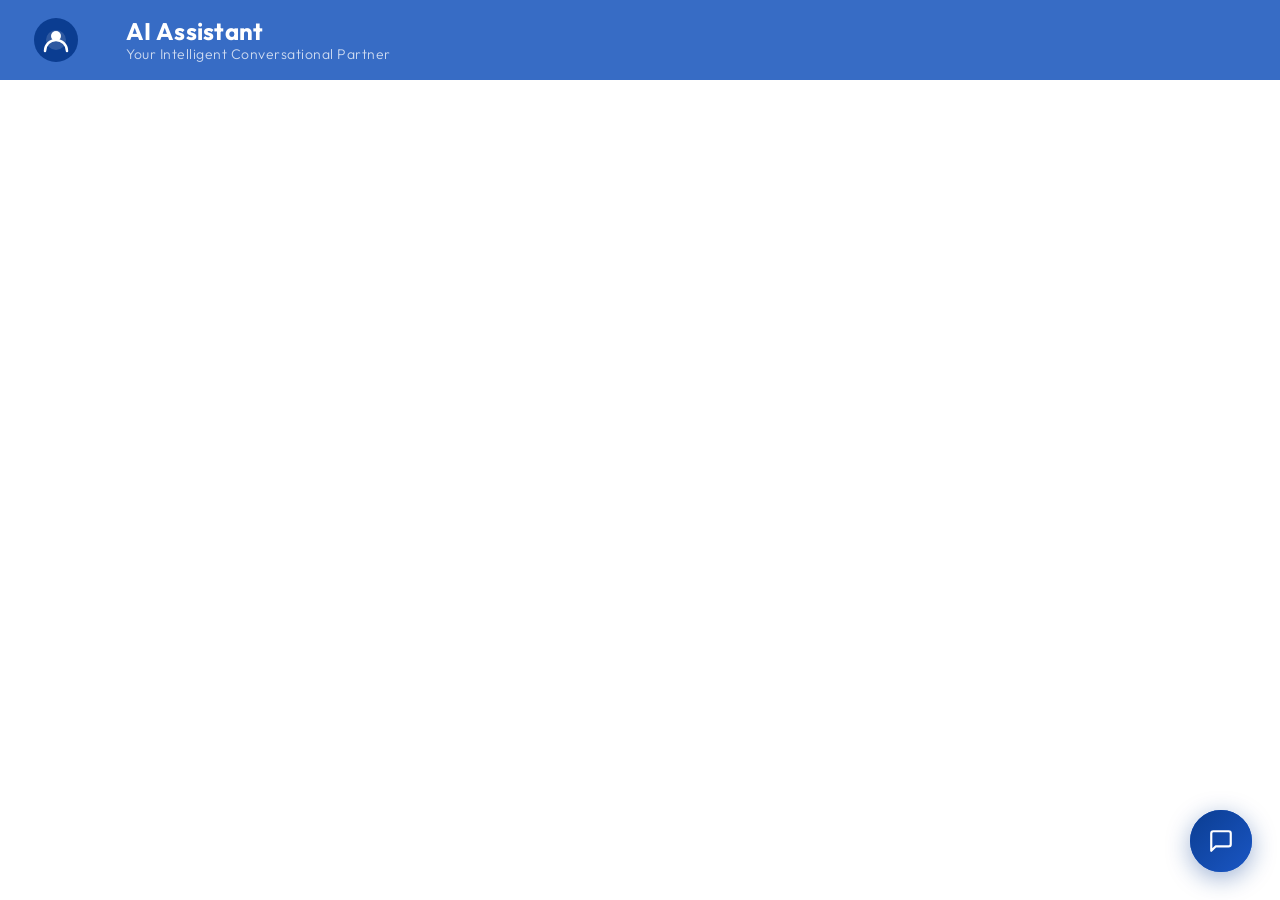
<file: index.html>
<!DOCTYPE html>
<html lang="en">
<head>
<meta charset="UTF-8">
<meta name="viewport" content="width=device-width, initial-scale=1.0">
<title>AI Assistant</title>
<link rel="stylesheet" href="style.css">
<link href="https://fonts.googleapis.com/css2?family=Outfit:wght@300;400;500;600;700&family=JetBrains+Mono:wght@400;500&display=swap" rel="stylesheet">
</head>
<body>
<!-- Demo page background content -->
<div class="page-bg">
  <div class="page-header">
    <div class="image-area">
      <div class="image-container">
        <div class="default-logo-icon">
          <svg viewBox="0 0 48 48" fill="none" xmlns="http://www.w3.org/2000/svg">
            <circle cx="24" cy="24" r="22" fill="#0b3d91"/>
            <path d="M14 24a10 10 0 1 1 20 0 10 10 0 0 1-20 0z" fill="rgba(255,255,255,0.15)"/>
            <circle cx="24" cy="20" r="5" fill="white"/>
            <path d="M13 35c0-6.075 4.925-11 11-11s11 4.925 11 11" stroke="white" stroke-width="2.5" stroke-linecap="round"/>
          </svg>
        </div>
      </div>
      <div>
        <div class="site-title">AI Assistant</div>
        <div class="site-sub">Your Intelligent Conversational Partner</div>
      </div>
    </div>
  </div>
  <div class="page-hero"></div>
</div>
<!-- Chatbot Toggle Button -->
<div class="chat-icon" id="chatToggle" onclick="toggleChat()" title="Chat with AI Assistant">
  <div class="chat-icon-inner">
    <svg class="icon-chat" viewBox="0 0 24 24" fill="none" xmlns="http://www.w3.org/2000/svg">
      <path d="M21 15a2 2 0 0 1-2 2H7l-4 4V5a2 2 0 0 1 2-2h14a2 2 0 0 1 2 2z" stroke="currentColor" stroke-width="2" stroke-linecap="round" stroke-linejoin="round"/>
    </svg>
    <svg class="icon-close hidden" viewBox="0 0 24 24" fill="none" xmlns="http://www.w3.org/2000/svg">
      <line x1="18" y1="6" x2="6" y2="18" stroke="currentColor" stroke-width="2.5" stroke-linecap="round"/>
      <line x1="6" y1="6" x2="18" y2="18" stroke="currentColor" stroke-width="2.5" stroke-linecap="round"/>
    </svg>
  </div>
  <div class="pulse-ring"></div>
</div>

<!-- Chatbot Window -->
<div class="chat-container" id="chatbox">

  <!-- Header -->
  <div class="chat-header">
    <div class="header-left">
      <div class="avatar">
        <span>A</span>
        <div class="status-dot"></div>
      </div>
      <div class="header-info">
        <div class="header-name">AI Assistant</div>
        <div class="header-status">
          <span class="status-indicator"></span>
          Online · Ready to help
        </div>
      </div>
    </div>
    <div class="header-actions">

      <!-- Expand Button -->
      <button class="header-btn" onclick="toggleExpand()" id="expandBtn" title="Expand">
        <svg id="expandIcon" viewBox="0 0 24 24" fill="none" stroke="currentColor" stroke-width="2" stroke-linecap="round">
          <polyline points="15 3 21 3 21 9"></polyline>
          <polyline points="9 21 3 21 3 15"></polyline>
          <line x1="21" y1="3" x2="14" y2="10"></line>
          <line x1="3" y1="21" x2="10" y2="14"></line>
        </svg>
        <svg id="collapseIcon" viewBox="0 0 24 24" fill="none" stroke="currentColor" stroke-width="2" stroke-linecap="round" style="display:none;">
          <polyline points="4 14 10 14 10 20"></polyline>
          <polyline points="20 10 14 10 14 4"></polyline>
          <line x1="10" y1="14" x2="3" y2="21"></line>
          <line x1="21" y1="3" x2="14" y2="10"></line>
        </svg>
      </button>

      <!-- Three-Dot Menu Button -->
      <div class="menu-wrapper" id="menuWrapper">
        <button class="header-btn" onclick="toggleMenu()" id="menuBtn" title="More options">
          <svg viewBox="0 0 24 24" fill="currentColor" stroke="none">
            <circle cx="12" cy="5" r="1.5"/>
            <circle cx="12" cy="12" r="1.5"/>
            <circle cx="12" cy="19" r="1.5"/>
          </svg>
        </button>
      </div>

      <!-- Close Button -->
      <button class="header-btn close-btn" onclick="toggleChat()" title="Close">
        <svg viewBox="0 0 24 24" fill="none" stroke="currentColor" stroke-width="2.5" stroke-linecap="round">
          <line x1="18" y1="6" x2="6" y2="18"/>
          <line x1="6" y1="6" x2="18" y2="18"/>
        </svg>
      </button>

    </div>
  </div>

  <!-- Tab Navigation -->
  <div class="chat-tabs" id="chatTabs">
    <button class="tab-btn active" id="tab-chat" onclick="switchTab('chat')"> Chat</button>
    <button class="tab-btn" id="tab-recommend" onclick="switchTab('recommend')">Recommendation System</button>
  </div>


  <!-- Quick Topics -->
  <div class="quick-topics" id="quickTopics">
    <div class="topics-label">Quick Topics</div>
    <div class="topics-scroll">
      <button class="topic-chip" onclick="sendQuick('What topics can you help me with?')"> All Topics</button>
      <button class="topic-chip" onclick="sendQuick('What are the best free online learning platforms?')"> Free Learning</button>
      <button class="topic-chip" onclick="sendQuick('How do I start learning programming?')"> Programming</button>
      <button class="topic-chip" onclick="sendQuick('What is Artificial Intelligence and how do I learn it?')"> AI & ML</button>
      <button class="topic-chip" onclick="sendQuick('How to build a career in Data Science?')"> Data Science</button>
      <button class="topic-chip" onclick="sendQuick('What is Cloud Computing and how to get started?')"> Cloud</button>
      <button class="topic-chip" onclick="sendQuick('How do I improve my cyber security skills?')"> Cyber Security</button>
      <button class="topic-chip" onclick="sendQuick('What is Web Development and where to start?')"> Web Dev</button>
      <button class="topic-chip" onclick="sendQuick('How to prepare for technical job interviews?')"> Job Tips</button>
      <button class="topic-chip" onclick="sendQuick('What are the best certifications for IT professionals?')"> Certifications</button>
      <button class="topic-chip" onclick="sendQuick('How to start freelancing as a developer?')"> Freelancing</button>
      <button class="topic-chip" onclick="sendQuick('Explain Python programming for beginners')"> Python</button>
      <button class="topic-chip" onclick="sendQuick('What are the latest trends in technology?')"> Tech Trends</button>
    </div>
  </div>

  <!-- Chat Body -->
  <div class="chat-body" id="chatBody">
    <div class="welcome-message">
      <div class="welcome-avatar">🤖</div>
      <div class="welcome-text">
        <strong>Hello! I'm your AI Assistant.</strong>
        <p>I can help you with technology, education, career guidance, programming, general knowledge, and much more. Ask me anything!</p>
      </div>
    </div>
  </div>

  <!-- Typing Indicator -->
  <div class="typing-indicator hidden" id="typingIndicator">
    <div class="typing-avatar">A</div>
    <div class="typing-dots">
      <span></span><span></span><span></span>
    </div>
    <div class="typing-text">Thinking...</div>
  </div>

  <!-- Chat Footer -->
  <div class="chat-footer" id="chatFooter">
    <div class="input-wrapper">
      <input type="text" id="userInput" placeholder="Ask me anything..." autocomplete="off" onkeydown="handleKey(event)">

      <!-- Mic Button -->
      <button class="mic-btn" id="micBtn" onclick="toggleVoice()" title="Speak your question">
        <svg id="micIcon" viewBox="0 0 24 24" fill="none" xmlns="http://www.w3.org/2000/svg">
          <rect x="9" y="2" width="6" height="11" rx="3" stroke="currentColor" stroke-width="2" stroke-linecap="round"/>
          <path d="M5 10a7 7 0 0 0 14 0" stroke="currentColor" stroke-width="2" stroke-linecap="round"/>
          <line x1="12" y1="17" x2="12" y2="21" stroke="currentColor" stroke-width="2" stroke-linecap="round"/>
          <line x1="9" y1="21" x2="15" y2="21" stroke="currentColor" stroke-width="2" stroke-linecap="round"/>
        </svg>
        <!-- Listening pulse rings (hidden by default) -->
        <span class="mic-pulse" id="micPulse"></span>
      </button>

      <button class="send-btn" id="sendBtn" onclick="sendMessage()">
        <svg viewBox="0 0 24 24" fill="none" xmlns="http://www.w3.org/2000/svg">
          <line x1="22" y1="2" x2="11" y2="13" stroke="currentColor" stroke-width="2.5" stroke-linecap="round"/>
          <polygon points="22 2 15 22 11 13 2 9 22 2" stroke="currentColor" stroke-width="2.5" stroke-linecap="round" stroke-linejoin="round" fill="none"/>
        </svg>
      </button>
    </div>
    <!-- Live transcript shown while speaking -->
    <div class="voice-transcript hidden" id="voiceTranscript">
      <span class="transcript-dot"></span>
      <span id="transcriptText">Listening…</span>
    </div>
    <div class="footer-note">Powered by AI Assistant</div>
  </div>

  <!-- Recommend Tab Content -->
  <div class="recommend-screen hidden" id="recommendScreen">
    <div class="recommend-screen-body">
      <div class="recommend-intro">
        <div class="recommend-intro-title">Learning Path Recommendation</div>
        <div class="recommend-intro-sub">Fill in your details and we'll suggest the best learning paths for you</div>
      </div>
      <div class="form-group">
        <label>Your Highest Qualification</label>
        <select id="rec_qualification">
          <option value="">-- Select --</option>
          <option value="No formal qualification needed">No formal qualification</option>
          <option value="School (up to 10th)">School (up to 10th)</option>
          <option value="High School (12th)">High School (12th)</option>
          <option value="ITI Certificate">ITI Certificate</option>
          <option value="Diploma">Diploma</option>
          <option value="Graduate (Any Stream)">Graduate (Any Stream)</option>
          <option value="Graduate (CS/IT)">Graduate (CS/IT)</option>
          <option value="Post Graduate">Post Graduate</option>
        </select>
      </div>
      <div class="form-group">
        <label>Your Area of Interest</label>
        <select id="rec_interest">
          <option value="">-- Select --</option>
          <option value="Web Development">Web Development</option>
          <option value="Artificial Intelligence and Machine Learning">AI & Machine Learning</option>
          <option value="Data Science and Analytics">Data Science & Analytics</option>
          <option value="Cyber Security">Cyber Security</option>
          <option value="Cloud Computing">Cloud Computing</option>
          <option value="Embedded Systems and IoT">Embedded Systems & IoT</option>
          <option value="Database and SQL">Database & SQL</option>
          <option value="Basic Computer Skills">Basic Computer Skills</option>
          <option value="Chip Design and VLSI">Chip Design & VLSI</option>
          <option value="Python Programming">Python Programming</option>
          <option value="Digital Marketing">Digital Marketing</option>
          <option value="Graphic Design">Graphic Design</option>
        </select>
      </div>
      <div class="form-group">
        <label>Your Current Skill Level</label>
        <select id="rec_skill">
          <option value="">-- Select --</option>
          <option value="Complete Beginner (No prior knowledge)">Complete Beginner</option>
          <option value="Basic (Some computer knowledge)">Basic</option>
          <option value="Intermediate (Working knowledge)">Intermediate</option>
          <option value="Advanced (Professional level)">Advanced</option>
        </select>
      </div>
      <div class="form-group">
        <label>Your Career Goal</label>
        <select id="rec_goal">
          <option value="">-- Select --</option>
          <option value="Get a Job">Get a Job</option>
          <option value="Upgrade Skills for Current Job">Upgrade Skills</option>
          <option value="Start a Business">Start a Business</option>
          <option value="Higher Education">Higher Education</option>
          <option value="Learn Something New">Learn Something New</option>
        </select>
      </div>
      <button class="recommend-submit-btn" onclick="submitRecommendation()">
        Get My Recommendations
      </button>
    </div>
  </div>

  <!-- In-Chatbot History Panel -->
  <div class="history-panel hidden" id="historyPanel">
    <div class="history-panel-header">
      <button class="history-back-btn" onclick="closeHistoryPanel()" title="Back to chat">
        <svg viewBox="0 0 24 24" fill="none" stroke="currentColor" stroke-width="2.5" stroke-linecap="round"><polyline points="15 18 9 12 15 6"/></svg>
      </button>
      <span class="history-panel-title">Chat History</span>
      <button class="history-clear-btn" onclick="clearAllHistory()" title="Clear all history">
        <svg viewBox="0 0 24 24" fill="none" stroke="currentColor" stroke-width="2" stroke-linecap="round"><polyline points="3 6 5 6 21 6"/><path d="M19 6l-1 14H6L5 6"/><path d="M10 11v6M14 11v6"/></svg>
      </button>
    </div>
    <div class="history-panel-body" id="historyPanelBody">
      <!-- Sessions rendered here by JS -->
    </div>
  </div>

</div><!-- end chat-container -->



<!-- Feedback Modal -->
<div class="modal-overlay hidden" id="feedbackModal">
  <div class="modal-box">
    <div class="modal-header">
      <span class="modal-title"> Provide Feedback</span>
      <button class="modal-close" onclick="closeFeedbackModal()">✕</button>
    </div>
    <div class="modal-body">
      <p style="margin-bottom:12px;color:var(--text-secondary,#555);font-size:0.9rem;">How was your experience with AI Assistant?</p>
      <div class="feedback-stars" id="feedbackStars">
        <span class="star" data-val="1" onclick="setRating(1)">★</span>
        <span class="star" data-val="2" onclick="setRating(2)">★</span>
        <span class="star" data-val="3" onclick="setRating(3)">★</span>
        <span class="star" data-val="4" onclick="setRating(4)">★</span>
        <span class="star" data-val="5" onclick="setRating(5)">★</span>
      </div>
      <textarea id="feedbackText" placeholder="Share your comments or suggestions..." rows="4"></textarea>
    </div>
    <div class="modal-footer">
      <button class="modal-btn primary" onclick="submitFeedback()">Submit Feedback</button>
      <button class="modal-btn" onclick="closeFeedbackModal()">Cancel</button>
    </div>
  </div>
</div>

<!-- Floating dropdown menu — outside chat-container so it's never clipped -->
<div class="menu-dropdown hidden" id="menuDropdown">
  <button class="menu-item" onclick="viewChatHistory()">
    <svg viewBox="0 0 24 24" fill="none" stroke="currentColor" stroke-width="2" stroke-linecap="round" stroke-linejoin="round"><path d="M4 19.5A2.5 2.5 0 0 1 6.5 17H20"/><path d="M6.5 2H20v20H6.5A2.5 2.5 0 0 1 4 19.5v-15A2.5 2.5 0 0 1 6.5 2z"/></svg>
    View Chat History
  </button>
  <button class="menu-item" onclick="openFeedback()">
    <svg viewBox="0 0 24 24" fill="none" stroke="currentColor" stroke-width="2" stroke-linecap="round" stroke-linejoin="round"><path d="M21 15a2 2 0 0 1-2 2H7l-4 4V5a2 2 0 0 1 2-2h14a2 2 0 0 1 2 2z"/></svg>
    Provide Feedback
  </button>
  <div class="menu-divider"></div>
  <button class="menu-item danger" onclick="clearChatConfirm()">
    <svg viewBox="0 0 24 24" fill="none" stroke="currentColor" stroke-width="2" stroke-linecap="round" stroke-linejoin="round"><polyline points="3 6 5 6 21 6"/><path d="M19 6l-1 14H6L5 6"/><path d="M10 11v6M14 11v6"/></svg>
    Clear Chat
  </button>
</div>

<script src="script.js"></script>
</body>
</html>
</file>
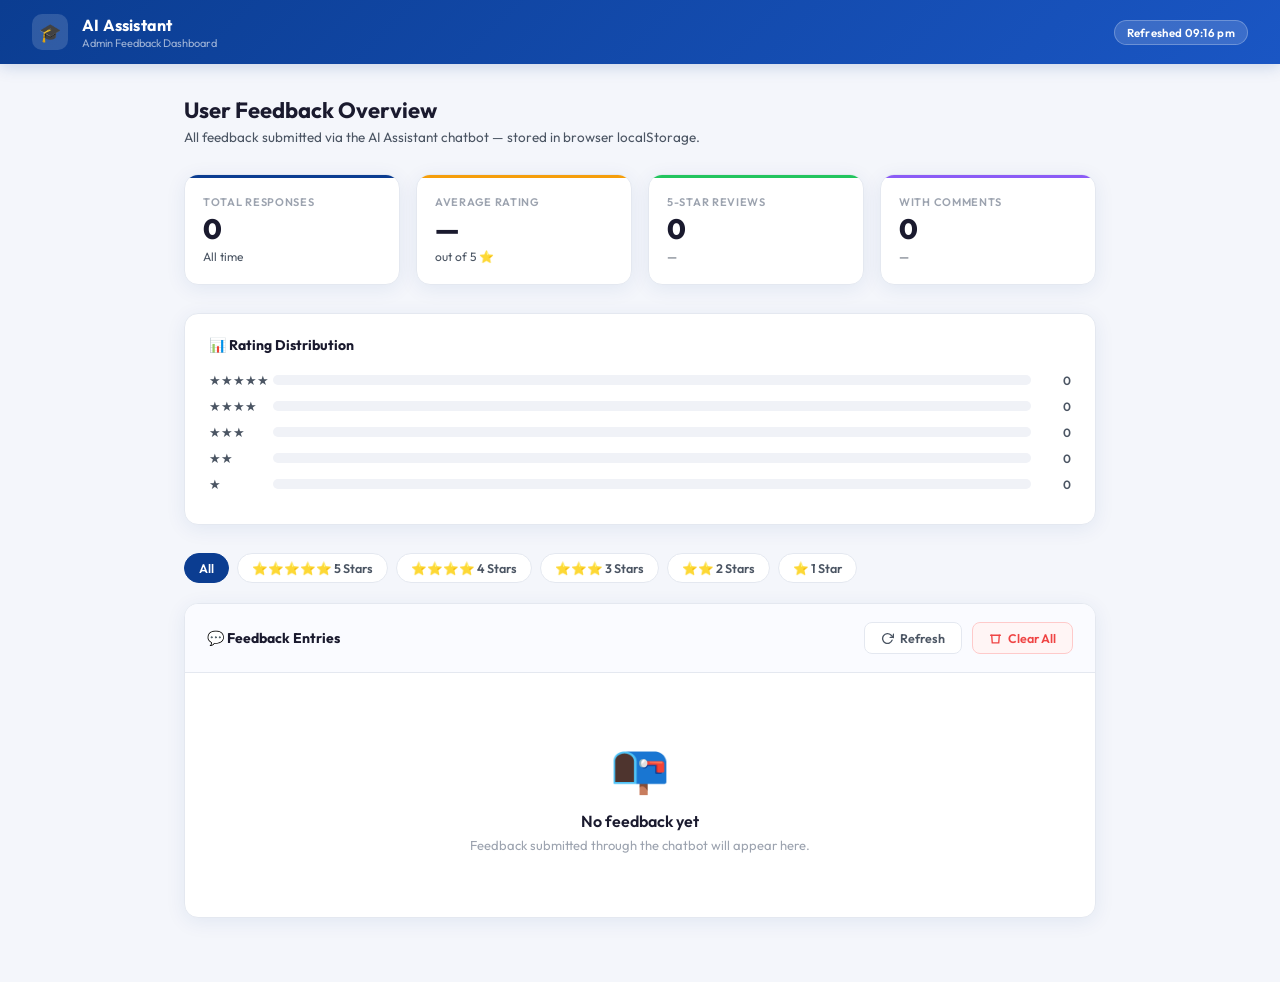
<file: feedback.html>
<!DOCTYPE html>
<html lang="en">
<head>
<meta charset="UTF-8">
<meta name="viewport" content="width=device-width, initial-scale=1.0">
<title>Admin — Feedback Dashboard</title>
<link href="https://fonts.googleapis.com/css2?family=Outfit:wght@300;400;500;600;700;800&display=swap" rel="stylesheet">
<style>
  :root {
    --primary: #0b3d91;
    --primary-light: #1a56c4;
    --primary-pale: #eef3fc;
    --accent: #f59e0b;
    --success: #22c55e;
    --danger: #ef4444;
    --bg: #f4f6fb;
    --card: #ffffff;
    --border: #e4e8f0;
    --text: #1a1a2e;
    --text-mid: #4b5563;
    --text-soft: #9ca3af;
    --radius: 14px;
    --shadow: 0 4px 20px rgba(11,61,145,0.08);
    --shadow-lg: 0 8px 32px rgba(11,61,145,0.13);
  }

  * { box-sizing: border-box; margin: 0; padding: 0; }

  body {
    font-family: 'Outfit', sans-serif;
    background: var(--bg);
    color: var(--text);
    min-height: 100vh;
  }

  /* ── TOPBAR ── */
  .topbar {
    background: linear-gradient(135deg, #0b3d91 0%, #1a56c4 100%);
    padding: 0 32px;
    height: 64px;
    display: flex;
    align-items: center;
    justify-content: space-between;
    box-shadow: 0 2px 16px rgba(11,61,145,0.2);
    position: sticky;
    top: 0;
    z-index: 100;
  }

  .topbar-left {
    display: flex;
    align-items: center;
    gap: 14px;
  }

  .topbar-logo {
    width: 36px;
    height: 36px;
    background: rgba(255,255,255,0.15);
    border-radius: 10px;
    display: flex;
    align-items: center;
    justify-content: center;
    font-size: 18px;
  }

  .topbar-title {
    font-size: 16px;
    font-weight: 700;
    color: #fff;
    letter-spacing: 0.2px;
  }

  .topbar-sub {
    font-size: 11px;
    color: rgba(255,255,255,0.6);
    font-weight: 400;
    margin-top: 1px;
  }

  .topbar-badge {
    background: rgba(255,255,255,0.15);
    border: 1px solid rgba(255,255,255,0.25);
    color: #fff;
    font-size: 11.5px;
    font-weight: 600;
    padding: 4px 12px;
    border-radius: 20px;
    letter-spacing: 0.3px;
  }

  /* ── MAIN LAYOUT ── */
  .container {
    max-width: 960px;
    margin: 0 auto;
    padding: 32px 24px 64px;
  }

  .page-heading {
    margin-bottom: 28px;
  }

  .page-heading h1 {
    font-size: 22px;
    font-weight: 700;
    color: var(--text);
  }

  .page-heading p {
    font-size: 13.5px;
    color: var(--text-mid);
    margin-top: 4px;
  }

  /* ── STATS ROW ── */
  .stats-row {
    display: grid;
    grid-template-columns: repeat(4, 1fr);
    gap: 16px;
    margin-bottom: 28px;
  }

  .stat-card {
    background: var(--card);
    border: 1px solid var(--border);
    border-radius: var(--radius);
    padding: 20px 18px;
    box-shadow: var(--shadow);
    display: flex;
    flex-direction: column;
    gap: 6px;
    position: relative;
    overflow: hidden;
    animation: fadeUp 0.4s ease both;
  }

  .stat-card::before {
    content: '';
    position: absolute;
    top: 0; left: 0; right: 0;
    height: 3px;
    background: var(--primary);
    border-radius: 3px 3px 0 0;
  }

  .stat-card:nth-child(2)::before { background: var(--accent); }
  .stat-card:nth-child(3)::before { background: var(--success); }
  .stat-card:nth-child(4)::before { background: #8b5cf6; }

  @keyframes fadeUp {
    from { opacity: 0; transform: translateY(14px); }
    to   { opacity: 1; transform: translateY(0); }
  }

  .stat-card:nth-child(1) { animation-delay: 0.05s; }
  .stat-card:nth-child(2) { animation-delay: 0.10s; }
  .stat-card:nth-child(3) { animation-delay: 0.15s; }
  .stat-card:nth-child(4) { animation-delay: 0.20s; }

  .stat-label {
    font-size: 11px;
    font-weight: 600;
    color: var(--text-soft);
    text-transform: uppercase;
    letter-spacing: 0.7px;
  }

  .stat-value {
    font-size: 28px;
    font-weight: 800;
    color: var(--text);
    line-height: 1;
  }

  .stat-sub {
    font-size: 12px;
    color: var(--text-mid);
  }

  /* ── RATING DISTRIBUTION ── */
  .dist-card {
    background: var(--card);
    border: 1px solid var(--border);
    border-radius: var(--radius);
    padding: 22px 24px;
    box-shadow: var(--shadow);
    margin-bottom: 28px;
    animation: fadeUp 0.4s 0.25s ease both;
  }

  .dist-card h2 {
    font-size: 14px;
    font-weight: 700;
    color: var(--text);
    margin-bottom: 18px;
    display: flex;
    align-items: center;
    gap: 8px;
  }

  .dist-row {
    display: flex;
    align-items: center;
    gap: 12px;
    margin-bottom: 10px;
  }

  .dist-label {
    font-size: 13px;
    font-weight: 500;
    color: var(--text-mid);
    width: 52px;
    flex-shrink: 0;
    display: flex;
    align-items: center;
    gap: 4px;
  }

  .dist-bar-bg {
    flex: 1;
    background: #f0f2f7;
    border-radius: 6px;
    height: 10px;
    overflow: hidden;
  }

  .dist-bar-fill {
    height: 100%;
    border-radius: 6px;
    background: linear-gradient(90deg, var(--accent), #f97316);
    transition: width 0.8s cubic-bezier(0.34,1.2,0.64,1);
    width: 0%;
  }

  .dist-count {
    font-size: 12px;
    font-weight: 600;
    color: var(--text-mid);
    width: 28px;
    text-align: right;
    flex-shrink: 0;
  }

  /* ── TABLE CARD ── */
  .table-card {
    background: var(--card);
    border: 1px solid var(--border);
    border-radius: var(--radius);
    box-shadow: var(--shadow);
    overflow: hidden;
    animation: fadeUp 0.4s 0.3s ease both;
  }

  .table-header {
    display: flex;
    align-items: center;
    justify-content: space-between;
    padding: 18px 22px;
    border-bottom: 1px solid var(--border);
    background: #fafbff;
  }

  .table-header h2 {
    font-size: 14px;
    font-weight: 700;
    color: var(--text);
    display: flex;
    align-items: center;
    gap: 8px;
  }

  .table-actions {
    display: flex;
    gap: 10px;
    align-items: center;
  }

  .btn {
    padding: 7px 16px;
    border-radius: 8px;
    font-size: 12.5px;
    font-family: 'Outfit', sans-serif;
    font-weight: 600;
    cursor: pointer;
    border: none;
    transition: all 0.15s;
    display: flex;
    align-items: center;
    gap: 6px;
  }

  .btn-outline {
    background: #fff;
    border: 1px solid var(--border);
    color: var(--text-mid);
  }

  .btn-outline:hover { background: #f5f7fc; border-color: #c8d0e0; }

  .btn-danger {
    background: #fff5f5;
    border: 1px solid #fecaca;
    color: var(--danger);
  }

  .btn-danger:hover { background: #fee2e2; }

  .btn svg { width: 13px; height: 13px; }

  table {
    width: 100%;
    border-collapse: collapse;
  }

  thead th {
    padding: 11px 18px;
    text-align: left;
    font-size: 11px;
    font-weight: 700;
    text-transform: uppercase;
    letter-spacing: 0.6px;
    color: var(--text-soft);
    background: #f8f9fd;
    border-bottom: 1px solid var(--border);
  }

  tbody tr {
    border-bottom: 1px solid #f0f2f7;
    transition: background 0.12s;
    animation: fadeUp 0.3s ease both;
  }

  tbody tr:hover { background: #fafbff; }
  tbody tr:last-child { border-bottom: none; }

  td {
    padding: 13px 18px;
    font-size: 13px;
    color: var(--text);
    vertical-align: top;
  }

  .td-num {
    color: var(--text-soft);
    font-size: 12px;
    font-weight: 600;
    width: 40px;
  }

  .td-date {
    color: var(--text-mid);
    font-size: 12px;
    white-space: nowrap;
    width: 160px;
  }

  .stars-display {
    display: flex;
    gap: 2px;
    font-size: 15px;
  }

  .star-filled { color: var(--accent); }
  .star-empty  { color: #e5e7eb; }

  .comment-cell {
    color: var(--text-mid);
    font-size: 13px;
    line-height: 1.5;
    max-width: 340px;
  }

  .no-comment {
    color: var(--text-soft);
    font-style: italic;
    font-size: 12px;
  }

  /* ── EMPTY STATE ── */
  .empty-state {
    text-align: center;
    padding: 64px 24px;
  }

  .empty-icon {
    font-size: 3rem;
    margin-bottom: 14px;
  }

  .empty-state h3 {
    font-size: 16px;
    font-weight: 600;
    color: var(--text);
    margin-bottom: 6px;
  }

  .empty-state p {
    font-size: 13px;
    color: var(--text-soft);
  }

  /* ── FILTER BAR ── */
  .filter-bar {
    display: flex;
    gap: 8px;
    margin-bottom: 20px;
    flex-wrap: wrap;
    animation: fadeUp 0.4s 0.28s ease both;
  }

  .filter-btn {
    padding: 6px 14px;
    border-radius: 20px;
    font-size: 12.5px;
    font-family: 'Outfit', sans-serif;
    font-weight: 600;
    border: 1.5px solid var(--border);
    background: var(--card);
    color: var(--text-mid);
    cursor: pointer;
    transition: all 0.15s;
  }

  .filter-btn:hover { border-color: var(--primary); color: var(--primary); }
  .filter-btn.active { background: var(--primary); border-color: var(--primary); color: #fff; }

  /* ── RESPONSIVE ── */
  @media (max-width: 640px) {
    .stats-row { grid-template-columns: repeat(2, 1fr); }
    .topbar { padding: 0 16px; }
    .container { padding: 20px 14px 48px; }
    td, th { padding: 10px 12px; }
    .comment-cell { max-width: 180px; }
  }
</style>
</head>
<body>

<!-- TOP BAR -->
<div class="topbar">
  <div class="topbar-left">
    <div class="topbar-logo">🎓</div>
    <div>
      <div class="topbar-title">AI Assistant</div>
      <div class="topbar-sub">Admin Feedback Dashboard</div>
    </div>
  </div>
  <div class="topbar-badge" id="lastRefreshed">Loading…</div>
</div>

<!-- MAIN -->
<div class="container">

  <div class="page-heading">
    <h1>User Feedback Overview</h1>
    <p>All feedback submitted via the AI Assistant chatbot — stored in browser localStorage.</p>
  </div>

  <!-- STATS -->
  <div class="stats-row" id="statsRow">
    <div class="stat-card">
      <div class="stat-label">Total Responses</div>
      <div class="stat-value" id="statTotal">—</div>
      <div class="stat-sub">All time</div>
    </div>
    <div class="stat-card">
      <div class="stat-label">Average Rating</div>
      <div class="stat-value" id="statAvg">—</div>
      <div class="stat-sub" id="statStars">out of 5 ⭐</div>
    </div>
    <div class="stat-card">
      <div class="stat-label">5-Star Reviews</div>
      <div class="stat-value" id="statFive">—</div>
      <div class="stat-sub" id="statFivePct">of total</div>
    </div>
    <div class="stat-card">
      <div class="stat-label">With Comments</div>
      <div class="stat-value" id="statComments">—</div>
      <div class="stat-sub" id="statCommentPct">of total</div>
    </div>
  </div>

  <!-- RATING DISTRIBUTION -->
  <div class="dist-card">
    <h2>📊 Rating Distribution</h2>
    <div id="distRows"></div>
  </div>

  <!-- FILTER BAR -->
  <div class="filter-bar" id="filterBar">
    <button class="filter-btn active" onclick="setFilter(0, this)">All</button>
    <button class="filter-btn" onclick="setFilter(5, this)">⭐⭐⭐⭐⭐ 5 Stars</button>
    <button class="filter-btn" onclick="setFilter(4, this)">⭐⭐⭐⭐ 4 Stars</button>
    <button class="filter-btn" onclick="setFilter(3, this)">⭐⭐⭐ 3 Stars</button>
    <button class="filter-btn" onclick="setFilter(2, this)">⭐⭐ 2 Stars</button>
    <button class="filter-btn" onclick="setFilter(1, this)">⭐ 1 Star</button>
  </div>

  <!-- TABLE -->
  <div class="table-card">
    <div class="table-header">
      <h2>💬 Feedback Entries</h2>
      <div class="table-actions">
        <button class="btn btn-outline" onclick="loadData()">
          <svg viewBox="0 0 24 24" fill="none" stroke="currentColor" stroke-width="2.5" stroke-linecap="round"><polyline points="23 4 23 10 17 10"/><path d="M20.49 15a9 9 0 1 1-2.12-9.36L23 10"/></svg>
          Refresh
        </button>
        <button class="btn btn-danger" onclick="clearFeedback()">
          <svg viewBox="0 0 24 24" fill="none" stroke="currentColor" stroke-width="2.5" stroke-linecap="round"><polyline points="3 6 5 6 21 6"/><path d="M19 6l-1 14H6L5 6"/></svg>
          Clear All
        </button>
      </div>
    </div>

    <div id="tableWrap">
      <table id="feedbackTable">
        <thead>
          <tr>
            <th>#</th>
            <th>Date & Time</th>
            <th>Rating</th>
            <th>Comment</th>
          </tr>
        </thead>
        <tbody id="feedbackBody"></tbody>
      </table>
      <div class="empty-state hidden" id="emptyState">
        <div class="empty-icon">📭</div>
        <h3>No feedback yet</h3>
        <p>Feedback submitted through the chatbot will appear here.</p>
      </div>
    </div>
  </div>

</div>

<script>
  const FEEDBACK_KEY = 'ai_feedback';
  let allFeedback = [];
  let activeFilter = 0;

  function loadData() {
    try {
      allFeedback = JSON.parse(localStorage.getItem(FEEDBACK_KEY) || '[]');
    } catch {
      allFeedback = [];
    }

    // Sort newest first
    allFeedback.sort((a, b) => new Date(b.date) - new Date(a.date));

    updateStats();
    updateDistribution();
    renderTable();

    document.getElementById('lastRefreshed').textContent =
      'Refreshed ' + new Date().toLocaleTimeString('en-IN', { hour: '2-digit', minute: '2-digit' });
  }

  function updateStats() {
    const total = allFeedback.length;
    const avg = total ? (allFeedback.reduce((s, f) => s + f.rating, 0) / total) : 0;
    const fiveCount = allFeedback.filter(f => f.rating === 5).length;
    const commentCount = allFeedback.filter(f => f.comment && f.comment.trim()).length;

    document.getElementById('statTotal').textContent = total;
    document.getElementById('statAvg').textContent = total ? avg.toFixed(1) : '—';
    document.getElementById('statFive').textContent = fiveCount;
    document.getElementById('statFivePct').textContent = total ? Math.round(fiveCount / total * 100) + '% of total' : '—';
    document.getElementById('statComments').textContent = commentCount;
    document.getElementById('statCommentPct').textContent = total ? Math.round(commentCount / total * 100) + '% of total' : '—';
  }

  function updateDistribution() {
    const container = document.getElementById('distRows');
    const total = allFeedback.length;
    container.innerHTML = '';

    [5, 4, 3, 2, 1].forEach(star => {
      const count = allFeedback.filter(f => f.rating === star).length;
      const pct = total ? Math.round(count / total * 100) : 0;

      const row = document.createElement('div');
      row.className = 'dist-row';
      row.innerHTML = `
        <span class="dist-label">${'★'.repeat(star)}</span>
        <div class="dist-bar-bg">
          <div class="dist-bar-fill" data-pct="${pct}" style="width:0%"></div>
        </div>
        <span class="dist-count">${count}</span>
      `;
      container.appendChild(row);
    });

    // Animate bars after render
    requestAnimationFrame(() => {
      document.querySelectorAll('.dist-bar-fill').forEach(bar => {
        bar.style.width = bar.dataset.pct + '%';
      });
    });
  }

  function starsHTML(rating) {
    let html = '';
    for (let i = 1; i <= 5; i++) {
      html += `<span class="${i <= rating ? 'star-filled' : 'star-empty'}">★</span>`;
    }
    return `<div class="stars-display">${html}</div>`;
  }

  function setFilter(stars, btn) {
    activeFilter = stars;
    document.querySelectorAll('.filter-btn').forEach(b => b.classList.remove('active'));
    btn.classList.add('active');
    renderTable();
  }

  function renderTable() {
    const tbody = document.getElementById('feedbackBody');
    const empty = document.getElementById('emptyState');
    const table = document.getElementById('feedbackTable');

    const filtered = activeFilter === 0
      ? allFeedback
      : allFeedback.filter(f => f.rating === activeFilter);

    if (filtered.length === 0) {
      table.style.display = 'none';
      empty.classList.remove('hidden');
      return;
    }

    table.style.display = '';
    empty.classList.add('hidden');

    tbody.innerHTML = filtered.map((f, i) => `
      <tr style="animation-delay:${i * 0.03}s">
        <td class="td-num">${i + 1}</td>
        <td class="td-date">${f.date || '—'}</td>
        <td>${starsHTML(f.rating)}</td>
        <td class="comment-cell">
          ${f.comment && f.comment.trim()
            ? escapeHtml(f.comment)
            : '<span class="no-comment">No comment</span>'}
        </td>
      </tr>
    `).join('');
  }

  function escapeHtml(str) {
    const d = document.createElement('div');
    d.appendChild(document.createTextNode(str));
    return d.innerHTML;
  }

  function clearFeedback() {
    if (allFeedback.length === 0) {
      alert('No feedback to clear.');
      return;
    }
    if (!confirm(`Delete all ${allFeedback.length} feedback entries? This cannot be undone.`)) return;
    localStorage.removeItem(FEEDBACK_KEY);
    allFeedback = [];
    updateStats();
    updateDistribution();
    renderTable();
  }

  // Load on page open
  loadData();
</script>
</body>
</html>
</file>
<file: style.css>
/* ===== AI CHATBOT STYLES ===== */
@import url('https://fonts.googleapis.com/css2?family=Outfit:wght@300;400;500;600;700&family=JetBrains+Mono:wght@400;500&display=swap');

:root {
  --primary: #0b3d91;
  --primary-light: #1a56c4;
  --primary-glow: rgba(11,61,145,0.15);
  --accent: #00b4d8;
  --accent-light: #90e0ef;
  --success: #06d6a0;
  --bg-chat: #f0f4ff;
  --bg-message-bot: #ffffff;
  --bg-message-user: linear-gradient(135deg, #0b3d91, #1a56c4);
  --text-dark: #0d1b3e;
  --text-mid: #3a5070;
  --text-light: #8898aa;
  --border: rgba(11,61,145,0.12);
  --shadow-soft: 0 4px 24px rgba(11,61,145,0.12);
  --shadow-deep: 0 12px 48px rgba(11,61,145,0.22);
  --radius: 20px;
  --radius-sm: 12px;
  --radius-msg: 18px;
}

* { box-sizing: border-box; margin: 0; padding: 0; }

body {
  font-family: 'Outfit', sans-serif;
  background: #ffffff;
  min-height: 100vh;
}

/* ===== DEMO PAGE BG ===== */
.page-bg { min-height: 100vh; }

.page-header {
  background: #376cc5;
  padding: 16px 32px;
  display: flex;
  align-items: center;
}

.image-area {
  display: flex;
  align-items: center;
  gap: 14px;
  color: white;
}

.image-container {
  width: 80px;
  height: auto;
  flex-shrink: 0;
}

.image-container img {
  width: 100%;
  height: auto;
  display: block;
}

.site-title {
  font-size: 24px;
  font-weight: 700;
  letter-spacing: 0.3px;
  line-height: 1.2;
}

.site-sub {
  font-size: 14px;
  opacity: 0.75;
  font-weight: 300;
  letter-spacing: 0.5px;
}

.page-hero {
  padding: 60px 32px;
  text-align: center;
  color: var(--text-dark);
}

.page-hero h1 { font-size: 36px; font-weight: 700; margin-bottom: 8px; }
.page-hero p { font-size: 16px; color: var(--text-mid); }

/* ===== CHAT TOGGLE BUTTON ===== */
.chat-icon {
  position: fixed;
  bottom: 28px;
  right: 28px;
  width: 62px;
  height: 62px;
  z-index: 1000;
  cursor: pointer;
}

.chat-icon-inner {
  width: 62px;
  height: 62px;
  background: linear-gradient(135deg, var(--primary), var(--primary-light));
  border-radius: 50%;
  display: flex;
  align-items: center;
  justify-content: center;
  box-shadow: 0 6px 24px rgba(11,61,145,0.4);
  transition: transform 0.3s cubic-bezier(0.34,1.56,0.64,1), box-shadow 0.3s;
  position: relative;
  z-index: 2;
}

.chat-icon:hover .chat-icon-inner {
  transform: scale(1.08);
  box-shadow: 0 8px 32px rgba(11,61,145,0.5);
}

.chat-icon-inner svg {
  width: 26px;
  height: 26px;
  color: white;
  transition: opacity 0.2s, transform 0.2s;
}

.icon-chat { display: block; }
.icon-close { display: none; }
.hidden { display: none !important; }

.pulse-ring {
  position: absolute;
  top: 50%;
  left: 50%;
  transform: translate(-50%, -50%);
  width: 62px;
  height: 62px;
  border-radius: 50%;
  border: 2px solid var(--primary-light);
  animation: pulse 2.5s ease-out infinite;
  z-index: 1;
}

@keyframes pulse {
  0% { transform: translate(-50%, -50%) scale(1); opacity: 0.7; }
  100% { transform: translate(-50%, -50%) scale(1.6); opacity: 0; }
}

/* ===== CHAT CONTAINER ===== */
.chat-container {
  position: fixed;
  bottom: 106px;
  right: 28px;
  width: 360px;
  height: 560px;
  background: white;
  border-radius: var(--radius);
  box-shadow: var(--shadow-deep);
  display: none;
  flex-direction: column;
  z-index: 999;
  overflow: visible;
  border: 1px solid var(--border);
  animation: slideUp 0.35s cubic-bezier(0.34,1.56,0.64,1);
  transition: width 0.3s ease, height 0.3s ease;
}

/* Clip internal content but not header dropdown */
.chat-tabs, .recommend-section, .quick-topics,
.chat-body, .typing-indicator, .chat-footer,
.recommend-screen, .history-panel {
  overflow: hidden;
}
.chat-body { overflow-y: auto; overflow-x: hidden; }
.history-panel-body { overflow-y: auto; }

@keyframes slideUp {
  from { opacity: 0; transform: translateY(20px) scale(0.95); }
  to { opacity: 1; transform: translateY(0) scale(1); }
}

/* ===== EXPANDED MODE ===== */
.chat-container.expanded {
  width: 720px;
  height: 580px;
}

@media (max-width: 640px) {
  .chat-container.expanded {
    width: calc(100vw - 24px);
    height: 75vh;
    right: 12px;
  }
}

/* ===== RECOMMEND SCREEN ===== */
.recommend-screen {
  flex: 1;
  overflow-y: auto;
  background: linear-gradient(160deg, #e8f0fe 0%, #f0f4ff 100%);
  display: flex;
  flex-direction: column;
}

.recommend-screen.hidden {
  display: none !important;
}

.recommend-screen-body {
  padding: 16px 14px 20px;
  display: flex;
  flex-direction: column;
  gap: 12px;
}

.recommend-intro {
  background: linear-gradient(135deg, #0b3d91, #1a56c4);
  border-radius: 16px;
  padding: 20px 16px;
  text-align: center;
  box-shadow: 0 4px 16px rgba(11,61,145,0.25);
}

.recommend-intro-icon {
  font-size: 40px;
  margin-bottom: 8px;
  filter: drop-shadow(0 2px 4px rgba(0,0,0,0.2));
}

.recommend-intro-title {
  font-size: 17px;
  font-weight: 700;
  color: white;
  margin-bottom: 6px;
  letter-spacing: 0.3px;
}

.recommend-intro-sub {
  font-size: 11.5px;
  color: rgba(255,255,255,0.82);
  line-height: 1.55;
}

.form-group {
  display: flex;
  flex-direction: column;
  gap: 5px;
  background: white;
  border-radius: 12px;
  padding: 12px 14px;
  box-shadow: 0 2px 8px rgba(11,61,145,0.07);
  border: 1px solid rgba(11,61,145,0.08);
}

.form-group label {
  font-size: 11.5px;
  font-weight: 700;
  color: #0b3d91;
  font-family: 'Outfit', sans-serif;
  text-transform: uppercase;
  letter-spacing: 0.5px;
}

.form-group select {
  padding: 9px 12px;
  border: 1.5px solid #d0dff7;
  border-radius: 8px;
  font-size: 13px;
  font-family: 'Outfit', sans-serif;
  color: #0d1b3e;
  background: #f5f8ff;
  outline: none;
  cursor: pointer;
  transition: border-color 0.2s, box-shadow 0.2s;
  appearance: none;
  background-image: url("data:image/svg+xml,%3Csvg xmlns='http://www.w3.org/2000/svg' width='12' height='12' viewBox='0 0 24 24' fill='none' stroke='%230b3d91' stroke-width='2.5'%3E%3Cpolyline points='6 9 12 15 18 9'%3E%3C/polyline%3E%3C/svg%3E");
  background-repeat: no-repeat;
  background-position: right 12px center;
  padding-right: 36px;
}

.form-group select:focus {
  border-color: #1a56c4;
  box-shadow: 0 0 0 3px rgba(11,61,145,0.12);
  background-color: white;
}

.recommend-submit-btn {
  width: 100%;
  padding: 14px;
  background: linear-gradient(135deg, #0b3d91, #1a56c4);
  color: white;
  border: none;
  border-radius: 12px;
  font-size: 14px;
  font-weight: 700;
  font-family: 'Outfit', sans-serif;
  cursor: pointer;
  margin-top: 4px;
  letter-spacing: 0.4px;
  box-shadow: 0 4px 16px rgba(11,61,145,0.35);
  transition: transform 0.2s, box-shadow 0.2s;
}

.recommend-submit-btn:hover {
  transform: translateY(-2px);
  box-shadow: 0 6px 20px rgba(11,61,145,0.45);
}

/* ===== TABS ===== */
.chat-tabs {
  display: flex;
  background: white;
  border-bottom: 2px solid #e0e8f8;
  flex-shrink: 0;
  padding: 0 6px;
  gap: 4px;
}

.tab-btn {
  flex: 1;
  padding: 10px 8px;
  border: none;
  background: transparent;
  font-size: 12.5px;
  font-weight: 600;
  font-family: 'Outfit', sans-serif;
  color: #8898aa;
  cursor: pointer;
  border-bottom: 3px solid transparent;
  margin-bottom: -2px;
  transition: all 0.2s;
  letter-spacing: 0.2px;
  border-radius: 6px 6px 0 0;
}

.tab-btn:hover {
  color: #0b3d91;
  background: #f0f4ff;
}

.tab-btn.active {
  color: #0b3d91;
  border-bottom: 3px solid #0b3d91;
  background: #f0f4ff;
}

/* ===== RECOMMEND SECTION ===== */
.recommend-section {
  padding: 10px 14px 8px;
  background: #f0f4ff;
  border-bottom: 1px solid #d0dff7;
  flex-shrink: 0;
}

.recommend-label {
  font-size: 10px;
  font-weight: 700;
  color: #0b3d91;
  text-transform: uppercase;
  letter-spacing: 1px;
  margin-bottom: 7px;
}

.recommend-btn {
  width: 100%;
  padding: 10px 12px;
  background: linear-gradient(135deg, #0b3d91, #1a56c4);
  color: white;
  border: none;
  border-radius: 10px;
  font-size: 13px;
  font-weight: 600;
  font-family: 'Outfit', sans-serif;
  cursor: pointer;
  transition: transform 0.2s, box-shadow 0.2s;
  letter-spacing: 0.3px;
  box-shadow: 0 3px 12px rgba(11,61,145,0.3);
}

.recommend-btn:hover {
  transform: translateY(-1px);
  box-shadow: 0 5px 16px rgba(11,61,145,0.4);
}

/* ===== HEADER ===== */
.chat-header {
  background: linear-gradient(135deg, var(--primary) 0%, #1648a8 100%);
  padding: 14px 16px;
  display: flex;
  align-items: center;
  justify-content: space-between;
  flex-shrink: 0;
  position: relative;
  overflow: hidden;
}

.chat-header::before {
  content: '';
  position: absolute;
  top: -30px;
  right: -30px;
  width: 100px;
  height: 100px;
  background: rgba(255,255,255,0.05);
  border-radius: 50%;
}

.chat-header::after {
  content: '';
  position: absolute;
  bottom: -40px;
  left: 40px;
  width: 120px;
  height: 120px;
  background: rgba(255,255,255,0.04);
  border-radius: 50%;
}

.header-left {
  display: flex;
  align-items: center;
  gap: 12px;
  position: relative;
  z-index: 1;
}

.avatar {
  width: 40px;
  height: 40px;
  background: rgba(255,255,255,0.2);
  border: 2px solid rgba(255,255,255,0.35);
  border-radius: 50%;
  display: flex;
  align-items: center;
  justify-content: center;
  font-size: 17px;
  font-weight: 700;
  color: white;
  position: relative;
  flex-shrink: 0;
}

.status-dot {
  position: absolute;
  bottom: 1px;
  right: 1px;
  width: 10px;
  height: 10px;
  background: var(--success);
  border-radius: 50%;
  border: 2px solid var(--primary);
  animation: breathe 2s ease-in-out infinite;
}

@keyframes breathe {
  0%, 100% { opacity: 1; }
  50% { opacity: 0.6; }
}

.header-name {
  font-size: 15px;
  font-weight: 600;
  color: white;
  letter-spacing: 0.2px;
}

.header-status {
  font-size: 11px;
  color: rgba(255,255,255,0.75);
  display: flex;
  align-items: center;
  gap: 5px;
  margin-top: 1px;
}

.status-indicator {
  width: 6px;
  height: 6px;
  background: var(--success);
  border-radius: 50%;
  display: inline-block;
}

.header-actions {
  display: flex;
  gap: 6px;
  position: relative;
  z-index: 1;
}

.header-btn {
  width: 32px;
  height: 32px;
  background: rgba(255,255,255,0.12);
  border: 1px solid rgba(255,255,255,0.2);
  border-radius: 8px;
  cursor: pointer;
  display: flex;
  align-items: center;
  justify-content: center;
  transition: background 0.2s;
  color: white;
}

.header-btn:hover { background: rgba(255,255,255,0.22); }
.header-btn svg { width: 15px; height: 15px; }

/* ===== QUICK TOPICS ===== */
.quick-topics {
  padding: 10px 14px 8px;
  background: #f8faff;
  border-bottom: 1px solid var(--border);
  flex-shrink: 0;
}

.topics-label {
  font-size: 10px;
  font-weight: 600;
  color: var(--text-light);
  text-transform: uppercase;
  letter-spacing: 0.8px;
  margin-bottom: 7px;
}

.topics-scroll {
  display: flex;
  gap: 7px;
  overflow-x: auto;
  scrollbar-width: none;
  padding-bottom: 2px;
}

.topics-scroll::-webkit-scrollbar { display: none; }

.topic-chip {
  flex-shrink: 0;
  padding: 5px 12px;
  background: white;
  border: 1px solid var(--border);
  border-radius: 20px;
  font-size: 11.5px;
  font-weight: 500;
  color: var(--primary);
  cursor: pointer;
  font-family: 'Outfit', sans-serif;
  transition: all 0.2s;
  white-space: nowrap;
}

.topic-chip:hover {
  background: var(--primary);
  color: white;
  border-color: var(--primary);
  transform: translateY(-1px);
}

/* ===== CHAT BODY ===== */
.chat-body {
  flex: 1;
  overflow-y: auto;
  padding: 16px 14px;
  background: var(--bg-chat);
  display: flex;
  flex-direction: column;
  gap: 12px;
  scroll-behavior: smooth;
}

.chat-body::-webkit-scrollbar { width: 4px; }
.chat-body::-webkit-scrollbar-track { background: transparent; }
.chat-body::-webkit-scrollbar-thumb { background: rgba(11,61,145,0.2); border-radius: 10px; }

/* ===== WELCOME MESSAGE ===== */
.welcome-message {
  background: white;
  border: 1px solid var(--border);
  border-radius: var(--radius-msg);
  padding: 14px 16px;
  display: flex;
  gap: 12px;
  align-items: flex-start;
  box-shadow: 0 2px 8px rgba(11,61,145,0.06);
}

.welcome-avatar {
  font-size: 24px;
  flex-shrink: 0;
  width: 36px;
  height: 36px;
  display: flex;
  align-items: center;
  justify-content: center;
  background: var(--primary-glow);
  border-radius: 10px;
}

.welcome-text strong {
  display: block;
  font-size: 13.5px;
  color: var(--text-dark);
  margin-bottom: 5px;
}

.welcome-text p {
  font-size: 12.5px;
  color: var(--text-mid);
  line-height: 1.55;
}

/* ===== MESSAGES ===== */
.message-wrapper {
  display: flex;
  flex-direction: column;
  gap: 3px;
  animation: msgIn 0.3s ease;
}

@keyframes msgIn {
  from { opacity: 0; transform: translateY(8px); }
  to { opacity: 1; transform: translateY(0); }
}

.message-wrapper.user { align-items: flex-end; }
.message-wrapper.bot { align-items: flex-start; }

.bot-message {
  background: var(--bg-message-bot);
  color: var(--text-dark);
  padding: 11px 14px;
  border-radius: 4px var(--radius-msg) var(--radius-msg) var(--radius-msg);
  font-size: 13px;
  line-height: 1.6;
  max-width: 100%;
  box-shadow: 0 2px 8px rgba(11,61,145,0.07);
  border: 1px solid var(--border);
  word-wrap: break-word;
  
}

.bot-message .source-tag {
  display: inline-block;
  margin-top: 8px;
  padding: 3px 8px;
  background: var(--primary-glow);
  color: var(--primary);
  border-radius: 20px;
  font-size: 10px;
  font-weight: 600;
  font-family: 'JetBrains Mono', monospace;
}

.user-message {
  background: var(--bg-message-user);
  color: white;
  padding: 11px 14px;
  border-radius: var(--radius-msg) 4px var(--radius-msg) var(--radius-msg);
  font-size: 13px;
  line-height: 1.6;
  max-width: 100%;
  word-wrap: break-word;
}

.msg-time {
  font-size: 10px;
  color: var(--text-light);
  padding: 0 4px;
}

/* ===== TYPING INDICATOR ===== */
.typing-indicator {
  display: flex;
  align-items: center;
  gap: 10px;
  padding: 4px 14px 8px;
  background: var(--bg-chat);
  flex-shrink: 0;
}

.typing-avatar {
  width: 26px;
  height: 26px;
  background: var(--primary);
  color: white;
  border-radius: 50%;
  display: flex;
  align-items: center;
  justify-content: center;
  font-size: 11px;
  font-weight: 700;
  flex-shrink: 0;
}

.typing-dots {
  display: flex;
  gap: 4px;
  align-items: center;
}

.typing-dots span {
  width: 7px;
  height: 7px;
  background: var(--primary-light);
  border-radius: 50%;
  display: block;
  animation: typingBounce 1.2s ease-in-out infinite;
}

.typing-dots span:nth-child(2) { animation-delay: 0.2s; }
.typing-dots span:nth-child(3) { animation-delay: 0.4s; }

@keyframes typingBounce {
  0%, 60%, 100% { transform: translateY(0); }
  30% { transform: translateY(-6px); }
}

.typing-text {
  font-size: 11px;
  color: var(--text-light);
  font-style: italic;
}

/* ===== FOOTER ===== */
.chat-footer {
  padding: 10px 12px 10px;
  border-top: 1px solid var(--border);
  background: white;
  flex-shrink: 0;
}

.input-wrapper {
  display: flex;
  gap: 8px;
  align-items: center;
  background: var(--bg-chat);
  border: 1.5px solid var(--border);
  border-radius: 14px;
  padding: 4px 4px 4px 14px;
  transition: border-color 0.2s, box-shadow 0.2s;
}

.input-wrapper:focus-within {
  border-color: var(--primary-light);
  box-shadow: 0 0 0 3px var(--primary-glow);
}

.input-wrapper input {
  flex: 1;
  border: none;
  background: transparent;
  font-size: 13px;
  color: var(--text-dark);
  font-family: 'Outfit', sans-serif;
  outline: none;
  padding: 6px 0;
}

.input-wrapper input::placeholder { color: var(--text-light); }

.send-btn {
  width: 36px;
  height: 36px;
  background: linear-gradient(135deg, var(--primary), var(--primary-light));
  border: none;
  border-radius: 10px;
  cursor: pointer;
  display: flex;
  align-items: center;
  justify-content: center;
  transition: transform 0.2s, box-shadow 0.2s;
  flex-shrink: 0;
}

.send-btn:hover {
  transform: scale(1.05);
  box-shadow: 0 4px 12px rgba(11,61,145,0.35);
}

.send-btn:disabled {
  opacity: 0.5;
  cursor: not-allowed;
  transform: none;
}

.send-btn svg {
  width: 16px;
  height: 16px;
  color: white;
  transform: translateX(1px);
}

.footer-note {
  text-align: center;
  font-size: 10px;
  color: var(--text-light);
  margin-top: 7px;
  letter-spacing: 0.3px;
}

/* ===== ERROR MESSAGE ===== */
.error-message {
  background: #fff0f0;
  border: 1px solid #ffcccc;
  color: #c62828;
}

/* ===== MIC / VOICE INPUT ===== */

.mic-btn {
  position: relative;
  width: 36px;
  height: 36px;
  background: transparent;
  border: 1.5px solid var(--border);
  border-radius: 10px;
  cursor: pointer;
  display: flex;
  align-items: center;
  justify-content: center;
  transition: background 0.2s, border-color 0.2s, box-shadow 0.2s;
  flex-shrink: 0;
  color: var(--text-mid);
  overflow: visible;
}

.mic-btn:hover {
  background: var(--bg-chat);
  border-color: var(--primary-light);
  color: var(--primary);
}

.mic-btn svg {
  width: 16px;
  height: 16px;
  position: relative;
  z-index: 1;
}

/* Active / listening state */
.mic-btn.mic-listening {
  background: #fff0f0;
  border-color: #e53935;
  color: #e53935;
  box-shadow: 0 0 0 3px rgba(229, 57, 53, 0.15);
  animation: mic-glow 1.2s ease-in-out infinite alternate;
}

@keyframes mic-glow {
  from { box-shadow: 0 0 0 3px rgba(229, 57, 53, 0.15); }
  to   { box-shadow: 0 0 0 6px rgba(229, 57, 53, 0.08); }
}

/* Pulsing ring around mic when listening */
.mic-pulse {
  position: absolute;
  inset: -4px;
  border-radius: 14px;
  border: 2px solid rgba(229, 57, 53, 0.35);
  opacity: 0;
  pointer-events: none;
}

.mic-pulse.pulsing {
  animation: pulse-ring 1.4s ease-out infinite;
}

@keyframes pulse-ring {
  0%   { transform: scale(1);   opacity: 0.7; }
  100% { transform: scale(1.5); opacity: 0; }
}

/* Live transcript bar below the input */
.voice-transcript {
  display: flex;
  align-items: center;
  gap: 6px;
  margin-top: 5px;
  padding: 4px 10px;
  background: #fff8f8;
  border: 1px solid #ffcdd2;
  border-radius: 8px;
  font-size: 11px;
  color: #c62828;
  min-height: 24px;
  transition: opacity 0.2s;
}

.voice-transcript.hidden { display: none; }

.transcript-dot {
  width: 7px;
  height: 7px;
  border-radius: 50%;
  background: #e53935;
  flex-shrink: 0;
  animation: dot-blink 1s step-start infinite;
}

@keyframes dot-blink {
  0%, 100% { opacity: 1; }
  50%       { opacity: 0; }
}

#transcriptText {
  font-style: italic;
  white-space: nowrap;
  overflow: hidden;
  text-overflow: ellipsis;
}

/* ===== TTS SPEAK BUTTON (per bot message) ===== */

/* Row holding timestamp + speak button */
.msg-meta {
  display: flex;
  align-items: center;
  gap: 6px;
  margin-top: 2px;
}

.speak-btn {
  display: flex;
  align-items: center;
  justify-content: center;
  width: 22px;
  height: 22px;
  background: transparent;
  border: none;
  border-radius: 6px;
  cursor: pointer;
  color: var(--text-light);
  padding: 0;
  transition: color 0.2s, background 0.2s;
  flex-shrink: 0;
}

.speak-btn:hover {
  color: var(--primary);
  background: var(--primary-glow);
}

.speak-btn svg {
  width: 13px;
  height: 13px;
}

/* Active/playing state — turns red with a pulse */
.speak-btn.speak-playing {
  color: #e53935;
  background: rgba(229, 57, 53, 0.08);
  animation: speak-pulse 1.2s ease-in-out infinite alternate;
}

@keyframes speak-pulse {
  from { opacity: 1; }
  to   { opacity: 0.55; }
}

/* ===== RESPONSIVE ===== */
@media (max-width: 420px) {
  .chat-container {
    width: calc(100vw - 24px);
    right: 12px;
    bottom: 98px;
  }
}




/* ===== THREE-DOT MENU ===== */
.menu-wrapper {
  position: relative;
}

.menu-dropdown {
  position: fixed;
  background: #ffffff;
  border: 1px solid rgba(0,0,0,0.09);
  border-radius: 12px;
  box-shadow: 0 10px 32px rgba(11,61,145,0.15), 0 2px 8px rgba(0,0,0,0.08);
  min-width: 210px;
  z-index: 999999;
  overflow: hidden;
  animation: menuFadeIn 0.18s cubic-bezier(0.34,1.3,0.64,1);
  padding: 5px;
}

@keyframes menuFadeIn {
  from { opacity: 0; transform: translateY(-8px) scale(0.97); }
  to   { opacity: 1; transform: translateY(0) scale(1); }
}

.menu-item {
  display: flex;
  align-items: center;
  gap: 11px;
  width: 100%;
  padding: 10px 13px;
  background: none;
  border: none;
  border-radius: 8px;
  cursor: pointer;
  font-size: 13.5px;
  font-family: 'Outfit', sans-serif;
  font-weight: 500;
  color: #1a1a2e;
  text-align: left;
  letter-spacing: 0.1px;
  transition: background 0.15s;
}

.menu-item svg {
  width: 16px;
  height: 16px;
  flex-shrink: 0;
  color: #0b3d91;
  opacity: 0.85;
}

.menu-item:hover {
  background: #f0f4ff;
  color: #0b3d91;
}

.menu-item:hover svg { opacity: 1; }

.menu-item.danger { color: #c0392b; }
.menu-item.danger svg { color: #c0392b; }
.menu-item.danger:hover { background: #fff0f0; color: #c0392b; }

.menu-divider {
  height: 1px;
  background: #f0f2f7;
  margin: 4px 0;
}

/* ===== IN-CHATBOT HISTORY PANEL ===== */
.history-panel {
  position: absolute;
  inset: 0;
  background: #fff;
  z-index: 500;
  display: flex;
  flex-direction: column;
  border-radius: var(--radius, 16px);
  animation: slideInPanel 0.22s cubic-bezier(0.34,1.2,0.64,1);
}

@keyframes slideInPanel {
  from { opacity: 0; transform: translateX(30px); }
  to   { opacity: 1; transform: translateX(0); }
}

.history-panel-header {
  display: flex;
  align-items: center;
  gap: 10px;
  padding: 14px 16px;
  border-bottom: 1px solid #eee;
  background: #f8f9fc;
  flex-shrink: 0;
  border-radius: var(--radius, 16px) var(--radius, 16px) 0 0;
}

.history-back-btn {
  background: none;
  border: none;
  cursor: pointer;
  padding: 4px;
  border-radius: 6px;
  color: #555;
  display: flex;
  align-items: center;
  transition: background 0.15s;
}

.history-back-btn:hover { background: #eee; }

.history-back-btn svg {
  width: 18px;
  height: 18px;
}

.history-panel-title {
  flex: 1;
  font-weight: 600;
  font-size: 0.95rem;
  color: #222;
}

.history-clear-btn {
  background: none;
  border: 1px solid #f5c0c0;
  cursor: pointer;
  padding: 5px 8px;
  border-radius: 7px;
  color: #c0392b;
  display: flex;
  align-items: center;
  transition: background 0.15s;
  font-size: 0.78rem;
  gap: 4px;
}

.history-clear-btn:hover { background: #fff0f0; }

.history-clear-btn svg {
  width: 13px;
  height: 13px;
}

.history-panel-body {
  flex: 1;
  overflow-y: auto;
  padding: 12px;
}

.history-empty {
  text-align: center;
  padding: 48px 16px 32px;
  color: #888;
}

/* Individual session cards */
.hist-session {
  border: 1px solid #e8e8e8;
  border-radius: 10px;
  margin-bottom: 10px;
  overflow: hidden;
}

.hist-session-header {
  display: flex;
  align-items: center;
  justify-content: space-between;
  padding: 10px 14px;
  cursor: pointer;
  background: #f7f8fa;
  user-select: none;
  transition: background 0.15s;
}

.hist-session-header:hover { background: #eef0f5; }

.hist-session-info {
  display: flex;
  flex-direction: column;
  gap: 2px;
}

.hist-session-date {
  font-size: 0.82rem;
  color: #333;
  font-weight: 500;
}

.hist-session-count {
  font-size: 0.74rem;
  color: #888;
}

.hist-chevron {
  font-size: 0.72rem;
  color: #aaa;
  transition: transform 0.2s;
}

.hist-messages {
  padding: 8px 12px 12px;
  background: #fff;
  border-top: 1px solid #eee;
}

.hist-msg {
  margin-bottom: 8px;
  padding: 7px 10px;
  border-radius: 7px;
  font-size: 0.82rem;
}

.hist-msg.user {
  background: #eef2ff;
  border-left: 3px solid #4361ee;
}

.hist-msg.assistant {
  background: #f0fdf4;
  border-left: 3px solid #22c55e;
}

.hist-role {
  display: block;
  font-weight: 600;
  font-size: 0.73rem;
  color: #666;
  margin-bottom: 3px;
}

.hist-msg p {
  margin: 0;
  color: #333;
  line-height: 1.5;
}

.hist-session-actions {
  padding: 8px 12px 12px;
  border-top: 1px solid #f0f0f0;
  display: flex;
  gap: 8px;
}

.hist-continue-btn {
  flex: 1;
  padding: 8px 12px;
  background: #0b3d91;
  color: #fff;
  border: none;
  border-radius: 8px;
  font-size: 12.5px;
  font-family: 'Outfit', sans-serif;
  font-weight: 600;
  cursor: pointer;
  display: flex;
  align-items: center;
  justify-content: center;
  gap: 6px;
  transition: background 0.15s;
  letter-spacing: 0.2px;
}

.hist-continue-btn:hover { background: #0a3480; }

.hist-continue-btn svg {
  width: 13px;
  height: 13px;
  flex-shrink: 0;
}

/* ===== FEEDBACK MODAL (outside chatbot, fixed overlay) ===== */
.modal-overlay {
  position: fixed;
  inset: 0;
  background: rgba(0,0,0,0.45);
  z-index: 99999;
  display: flex;
  align-items: center;
  justify-content: center;
  padding: 16px;
  animation: overlayIn 0.2s ease;
}

@keyframes overlayIn {
  from { opacity: 0; }
  to   { opacity: 1; }
}

.modal-box {
  background: #fff;
  border-radius: 14px;
  width: 100%;
  max-width: 420px;
  display: flex;
  flex-direction: column;
  box-shadow: 0 12px 40px rgba(0,0,0,0.2);
  animation: modalSlideIn 0.2s ease;
}

@keyframes modalSlideIn {
  from { transform: translateY(20px); opacity: 0; }
  to   { transform: translateY(0);    opacity: 1; }
}

.modal-header {
  display: flex;
  align-items: center;
  justify-content: space-between;
  padding: 16px 18px;
  border-bottom: 1px solid #eee;
}

.modal-title {
  font-weight: 600;
  font-size: 1rem;
  color: #222;
}

.modal-close {
  background: none;
  border: none;
  cursor: pointer;
  font-size: 1rem;
  color: #888;
  padding: 4px 8px;
  border-radius: 6px;
  transition: background 0.15s;
}

.modal-close:hover { background: #f0f0f0; color: #333; }

.modal-body {
  padding: 18px;
}

.modal-footer {
  display: flex;
  gap: 10px;
  justify-content: flex-end;
  padding: 14px 18px;
  border-top: 1px solid #eee;
}

.modal-btn {
  padding: 8px 18px;
  border-radius: 8px;
  border: 1px solid #ddd;
  background: #f5f5f5;
  cursor: pointer;
  font-size: 0.88rem;
  font-weight: 500;
  transition: background 0.15s;
}

.modal-btn:hover { background: #eaeaea; }

.modal-btn.primary {
  background: #1a3c6e;
  color: #fff;
  border-color: #1a3c6e;
}

.modal-btn.primary:hover { background: #15336b; }

.feedback-stars {
  display: flex;
  gap: 8px;
  font-size: 2rem;
  margin-bottom: 14px;
  cursor: pointer;
}

.feedback-stars .star {
  color: #ddd;
  transition: color 0.15s, transform 0.1s;
  user-select: none;
}

.feedback-stars .star:hover,
.feedback-stars .star.active {
  color: #f59e0b;
}

.feedback-stars .star:hover { transform: scale(1.15); }

#feedbackText {
  width: 100%;
  border: 1px solid #ddd;
  border-radius: 8px;
  padding: 10px 12px;
  font-size: 0.88rem;
  font-family: inherit;
  resize: vertical;
  outline: none;
  transition: border-color 0.2s;
  box-sizing: border-box;
}

#feedbackText:focus { border-color: #1a3c6e; }

/* ===== EXPANDED MODE — larger content fills wider screen ===== */
.chat-container.expanded .chat-body {
  padding: 16px 22px;
}

.chat-container.expanded .bot-message {
  max-width: 98%;
  font-size: 13.5px;
}

.chat-container.expanded .user-message {
  max-width: 88%;
  font-size: 13.5px;
}

.chat-container.expanded .welcome-message {
  padding: 18px 22px;
}

.chat-container.expanded .quick-topics {
  padding: 10px 22px 8px;
}

.chat-container.expanded .topics-scroll {
  flex-wrap: wrap;
  gap: 6px;
  overflow-x: visible;
}

.chat-container.expanded .chat-footer {
  padding: 10px 22px;
}

.chat-container.expanded .recommend-screen-body {
  padding: 20px 28px;
}

.chat-container.expanded .input-wrapper {
  border-radius: 16px;
}

.chat-container.expanded .typing-indicator {
  padding: 4px 22px 8px;
}
/* ── Default Logo Icon (used when no image is provided) ── */
.default-logo-icon {
  width: 48px;
  height: 48px;
  display: flex;
  align-items: center;
  justify-content: center;
}
.default-logo-icon svg {
  width: 48px;
  height: 48px;
}
</file>
